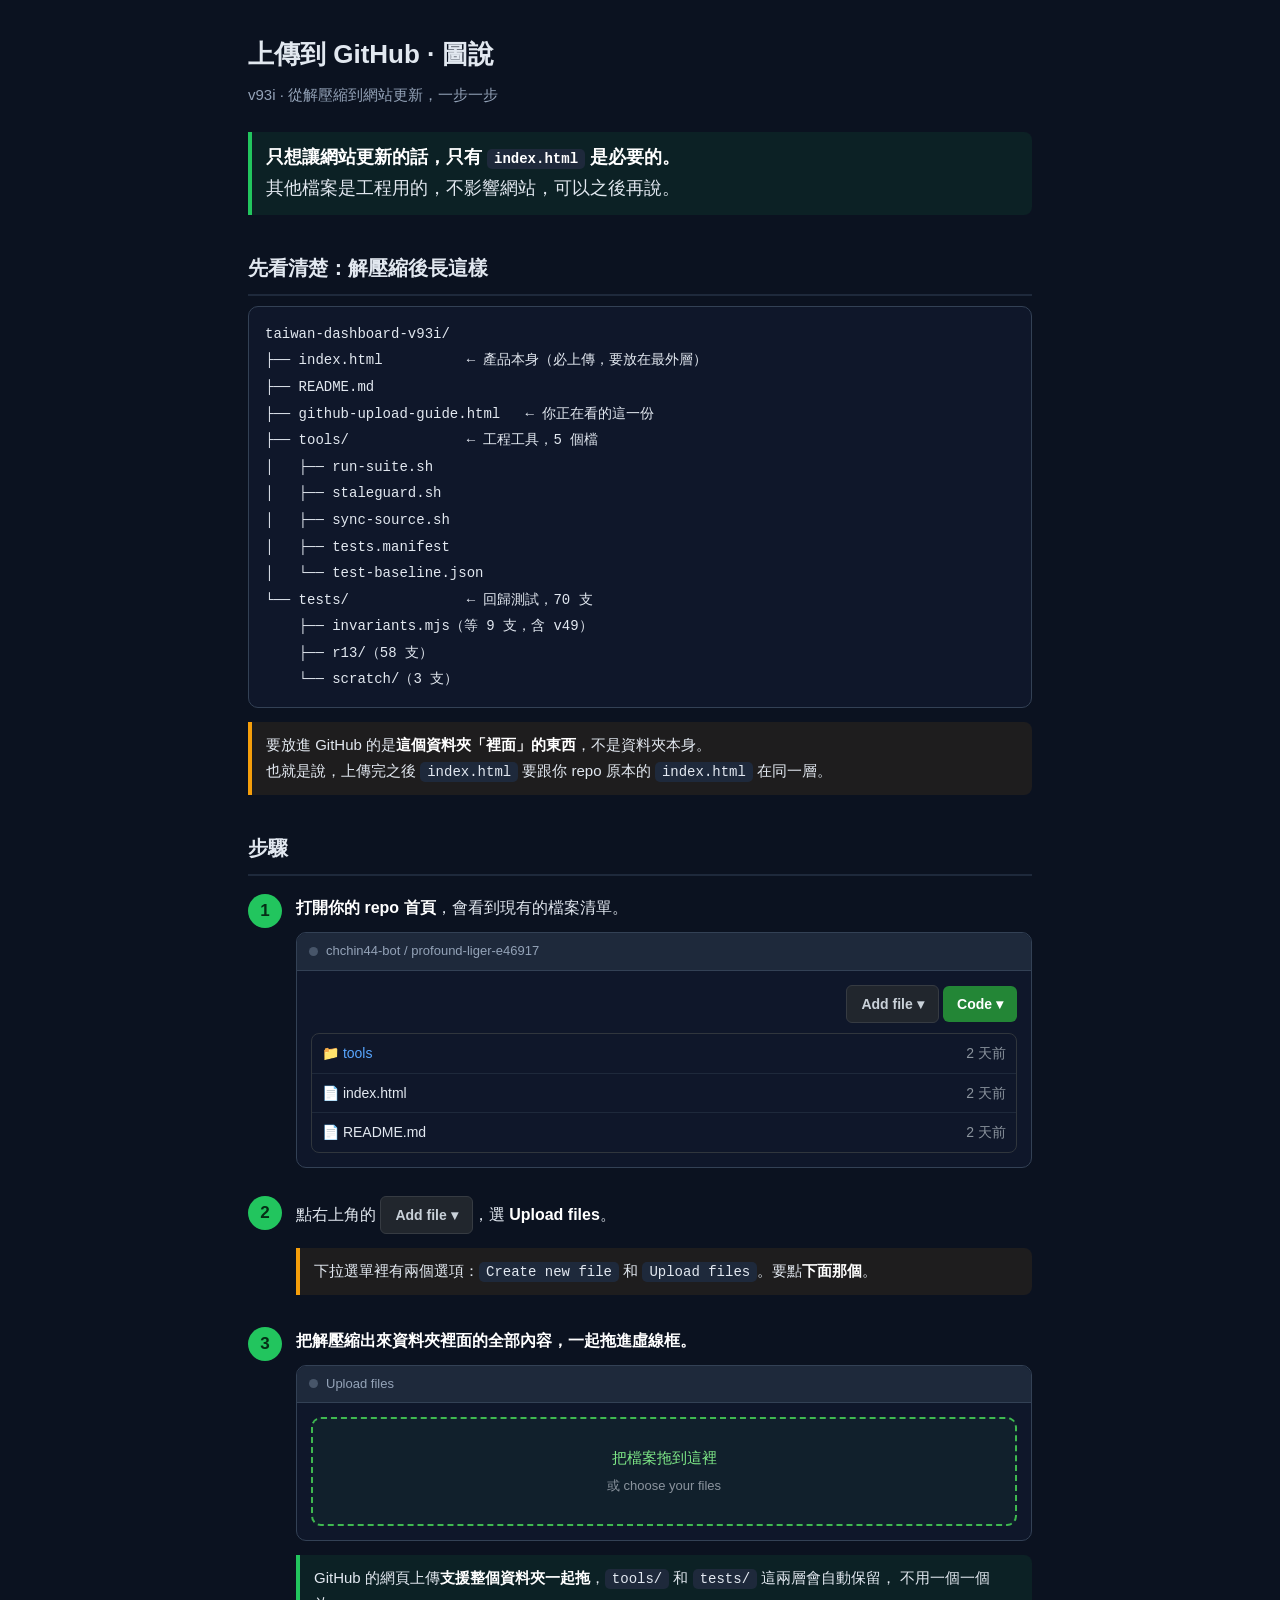
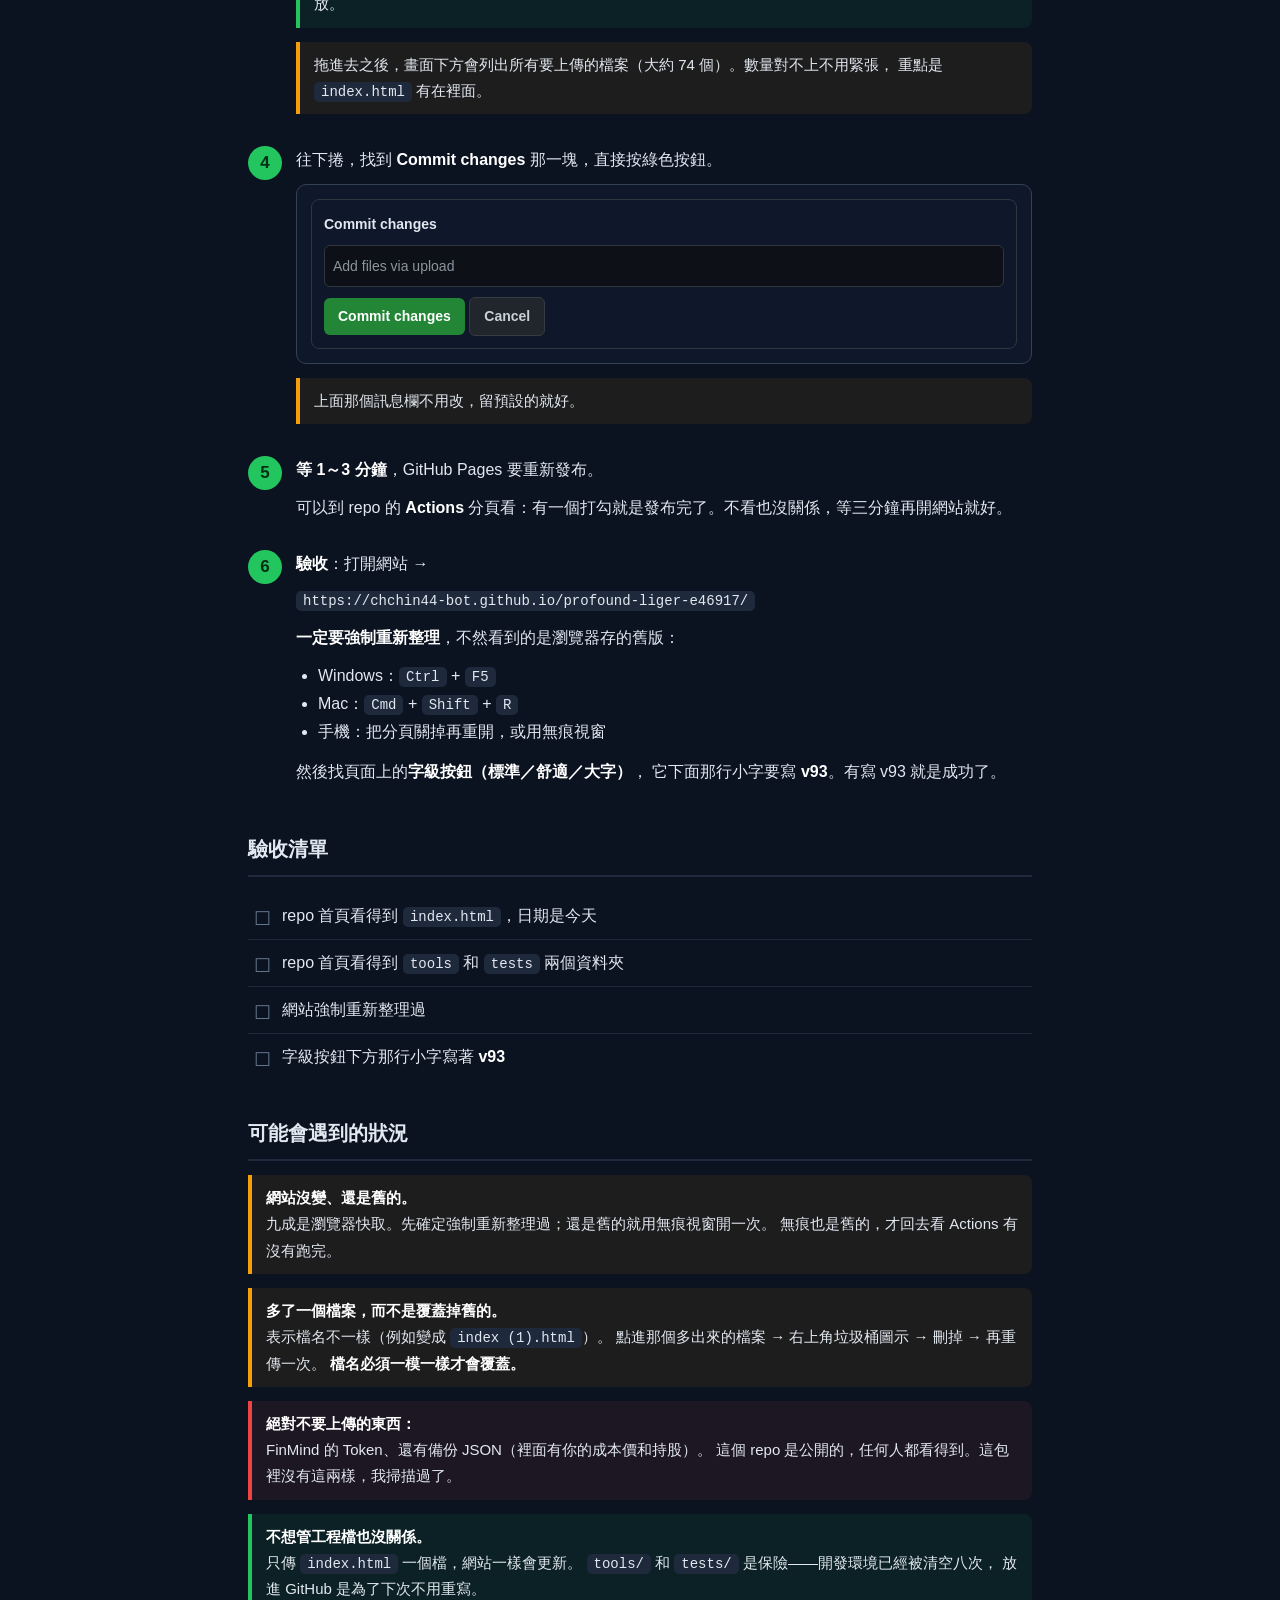
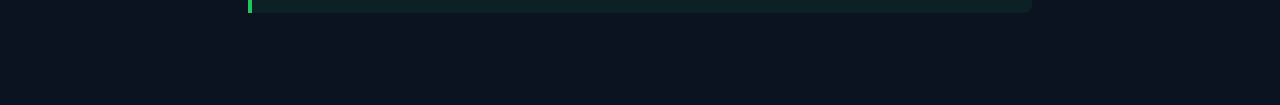
<file: github-upload-guide.html>
<!DOCTYPE html>
<html lang="zh-Hant">
<head>
<meta charset="utf-8">
<meta name="viewport" content="width=device-width,initial-scale=1">
<title>上傳到 GitHub · 圖說</title>
<style>
  :root{ color-scheme: dark; }
  *{ box-sizing:border-box; }
  body{ margin:0; background:#0b1220; color:#e2e8f0;
        font:16px/1.75 -apple-system,BlinkMacSystemFont,"Segoe UI","Noto Sans TC","PingFang TC","Microsoft JhengHei",sans-serif; }
  .wrap{ max-width:820px; margin:0 auto; padding:24px 18px 80px; }
  h1{ font-size:26px; margin:8px 0 4px; }
  .sub{ color:#94a3b8; font-size:15px; margin-bottom:24px; }
  h2{ font-size:20px; margin:36px 0 10px; padding-bottom:8px; border-bottom:2px solid #1e293b; }
  p{ margin:10px 0; }
  .step{ display:flex; gap:14px; margin:18px 0; align-items:flex-start; }
  .num{ flex:0 0 34px; height:34px; border-radius:50%; background:#22c55e; color:#052e16;
        font-weight:800; font-size:17px; display:flex; align-items:center; justify-content:center; }
  .body{ flex:1; min-width:0; }
  .ui{ margin:10px 0; border:1px solid #334155; border-radius:10px; overflow:hidden; background:#0f172a; }
  .ui-bar{ background:#1e293b; padding:7px 12px; font-size:13px; color:#94a3b8;
           border-bottom:1px solid #334155; display:flex; gap:8px; align-items:center; }
  .dot{ width:9px; height:9px; border-radius:50%; background:#475569; }
  .ui-body{ padding:14px; }
  .btn{ display:inline-block; background:#238636; color:#fff; border-radius:6px;
        padding:6px 14px; font-size:14px; font-weight:600; }
  .btn-grey{ background:#21262d; border:1px solid #363b42; color:#c9d1d9; }
  .filerow{ display:flex; justify-content:space-between; padding:7px 10px;
            border-bottom:1px solid #1e293b; font-size:14px; }
  .filerow:last-child{ border-bottom:0; }
  .fold{ color:#58a6ff; }
  .drop{ border:2px dashed #3fb950; border-radius:10px; padding:26px; text-align:center;
         color:#7ee787; background:rgba(63,185,80,.06); font-size:15px; }
  .note{ border-left:4px solid #f59e0b; background:rgba(245,158,11,.08);
         padding:10px 14px; border-radius:0 8px 8px 0; margin:14px 0; font-size:15px; }
  .good{ border-left-color:#22c55e; background:rgba(34,197,94,.08); }
  .bad{ border-left-color:#ef4444; background:rgba(239,68,68,.08); }
  code{ background:#1e293b; padding:2px 7px; border-radius:5px; font-size:14px;
        font-family:ui-monospace,SFMono-Regular,Menlo,monospace; }
  .tree{ background:#0f172a; border:1px solid #334155; border-radius:10px; padding:14px 16px;
         font-family:ui-monospace,SFMono-Regular,Menlo,monospace; font-size:14px; line-height:1.9;
         white-space:pre; overflow-x:auto; }
  .ck{ list-style:none; padding:0; }
  .ck li{ padding:9px 0 9px 34px; position:relative; border-bottom:1px solid #1e293b; }
  .ck li:before{ content:"☐"; position:absolute; left:6px; font-size:19px; color:#64748b; }
  .ck li:last-child{ border-bottom:0; }
  strong{ color:#fff; }
  .big{ font-size:18px; }
</style>
</head>
<body>
<div class="wrap">

<h1>上傳到 GitHub · 圖說</h1>
<div class="sub">v93i · 從解壓縮到網站更新，一步一步</div>

<div class="note good big">
  <strong>只想讓網站更新的話，只有 <code>index.html</code> 是必要的。</strong><br>
  其他檔案是工程用的，不影響網站，可以之後再說。
</div>

<h2>先看清楚：解壓縮後長這樣</h2>
<div class="tree">taiwan-dashboard-v93i/
├── index.html          ← 產品本身（必上傳，要放在最外層）
├── README.md
├── github-upload-guide.html   ← 你正在看的這一份
├── tools/              ← 工程工具，5 個檔
│   ├── run-suite.sh
│   ├── staleguard.sh
│   ├── sync-source.sh
│   ├── tests.manifest
│   └── test-baseline.json
└── tests/              ← 回歸測試，70 支
    ├── invariants.mjs（等 9 支，含 v49）
    ├── r13/（58 支）
    └── scratch/（3 支）</div>

<div class="note">
  要放進 GitHub 的是<strong>這個資料夾「裡面」的東西</strong>，不是資料夾本身。<br>
  也就是說，上傳完之後 <code>index.html</code> 要跟你 repo 原本的 <code>index.html</code> 在同一層。
</div>

<h2>步驟</h2>

<div class="step">
  <div class="num">1</div>
  <div class="body">
    <strong>打開你的 repo 首頁</strong>，會看到現有的檔案清單。
    <div class="ui">
      <div class="ui-bar"><span class="dot"></span> chchin44-bot / profound-liger-e46917</div>
      <div class="ui-body">
        <div style="text-align:right;margin-bottom:10px">
          <span class="btn-grey btn">Add file ▾</span>
          <span class="btn">Code ▾</span>
        </div>
        <div style="border:1px solid #30363d;border-radius:8px">
          <div class="filerow"><span class="fold">📁 tools</span><span style="color:#8b949e">2 天前</span></div>
          <div class="filerow"><span>📄 index.html</span><span style="color:#8b949e">2 天前</span></div>
          <div class="filerow"><span>📄 README.md</span><span style="color:#8b949e">2 天前</span></div>
        </div>
      </div>
    </div>
  </div>
</div>

<div class="step">
  <div class="num">2</div>
  <div class="body">
    點右上角的 <span class="btn-grey btn">Add file ▾</span>，選 <strong>Upload files</strong>。
    <div class="note">下拉選單裡有兩個選項：<code>Create new file</code> 和 <code>Upload files</code>。要點<strong>下面那個</strong>。</div>
  </div>
</div>

<div class="step">
  <div class="num">3</div>
  <div class="body">
    <strong>把解壓縮出來資料夾裡面的全部內容，一起拖進虛線框。</strong>
    <div class="ui">
      <div class="ui-bar"><span class="dot"></span> Upload files</div>
      <div class="ui-body">
        <div class="drop">
          把檔案拖到這裡<br>
          <span style="color:#8b949e;font-size:13px">或 choose your files</span>
        </div>
      </div>
    </div>
    <div class="note good">
      GitHub 的網頁上傳<strong>支援整個資料夾一起拖</strong>，<code>tools/</code> 和 <code>tests/</code> 這兩層會自動保留，
      不用一個一個放。
    </div>
    <div class="note">
      拖進去之後，畫面下方會列出所有要上傳的檔案（大約 74 個）。數量對不上不用緊張，
      重點是 <code>index.html</code> 有在裡面。
    </div>
  </div>
</div>

<div class="step">
  <div class="num">4</div>
  <div class="body">
    往下捲，找到 <strong>Commit changes</strong> 那一塊，直接按綠色按鈕。
    <div class="ui">
      <div class="ui-body">
        <div style="border:1px solid #30363d;border-radius:8px;padding:12px">
          <div style="font-size:14px;font-weight:600;margin-bottom:8px">Commit changes</div>
          <div style="background:#0d1117;border:1px solid #30363d;border-radius:6px;padding:8px;
                      font-size:14px;color:#8b949e;margin-bottom:10px">Add files via upload</div>
          <span class="btn">Commit changes</span>
          <span class="btn btn-grey">Cancel</span>
        </div>
      </div>
    </div>
    <div class="note">上面那個訊息欄不用改，留預設的就好。</div>
  </div>
</div>

<div class="step">
  <div class="num">5</div>
  <div class="body">
    <strong>等 1～3 分鐘</strong>，GitHub Pages 要重新發布。
    <p>可以到 repo 的 <strong>Actions</strong> 分頁看：有一個打勾就是發布完了。不看也沒關係，等三分鐘再開網站就好。</p>
  </div>
</div>

<div class="step">
  <div class="num">6</div>
  <div class="body">
    <strong>驗收</strong>：打開網站 →
    <p style="margin:8px 0">
      <code>https://chchin44-bot.github.io/profound-liger-e46917/</code>
    </p>
    <p><strong>一定要強制重新整理</strong>，不然看到的是瀏覽器存的舊版：</p>
    <ul style="margin:8px 0 12px 0;padding-left:22px">
      <li>Windows：<code>Ctrl</code> + <code>F5</code></li>
      <li>Mac：<code>Cmd</code> + <code>Shift</code> + <code>R</code></li>
      <li>手機：把分頁關掉再重開，或用無痕視窗</li>
    </ul>
    <p>然後找頁面上的<strong>字級按鈕（標準／舒適／大字）</strong>，
       它下面那行小字要寫 <strong>v93</strong>。有寫 v93 就是成功了。</p>
  </div>
</div>

<h2>驗收清單</h2>
<ul class="ck">
  <li>repo 首頁看得到 <code>index.html</code>，日期是今天</li>
  <li>repo 首頁看得到 <code>tools</code> 和 <code>tests</code> 兩個資料夾</li>
  <li>網站強制重新整理過</li>
  <li>字級按鈕下方那行小字寫著 <strong>v93</strong></li>
</ul>

<h2>可能會遇到的狀況</h2>

<div class="note">
  <strong>網站沒變、還是舊的。</strong><br>
  九成是瀏覽器快取。先確定強制重新整理過；還是舊的就用無痕視窗開一次。
  無痕也是舊的，才回去看 Actions 有沒有跑完。
</div>

<div class="note">
  <strong>多了一個檔案，而不是覆蓋掉舊的。</strong><br>
  表示檔名不一樣（例如變成 <code>index (1).html</code>）。
  點進那個多出來的檔案 → 右上角垃圾桶圖示 → 刪掉 → 再重傳一次。
  <strong>檔名必須一模一樣才會覆蓋。</strong>
</div>

<div class="note bad">
  <strong>絕對不要上傳的東西：</strong><br>
  FinMind 的 Token、還有備份 JSON（裡面有你的成本價和持股）。
  這個 repo 是公開的，任何人都看得到。這包裡沒有這兩樣，我掃描過了。
</div>

<div class="note good">
  <strong>不想管工程檔也沒關係。</strong><br>
  只傳 <code>index.html</code> 一個檔，網站一樣會更新。
  <code>tools/</code> 和 <code>tests/</code> 是保險——開發環境已經被清空八次，
  放進 GitHub 是為了下次不用重寫。
</div>

</div>
</body>
</html>
</file>
